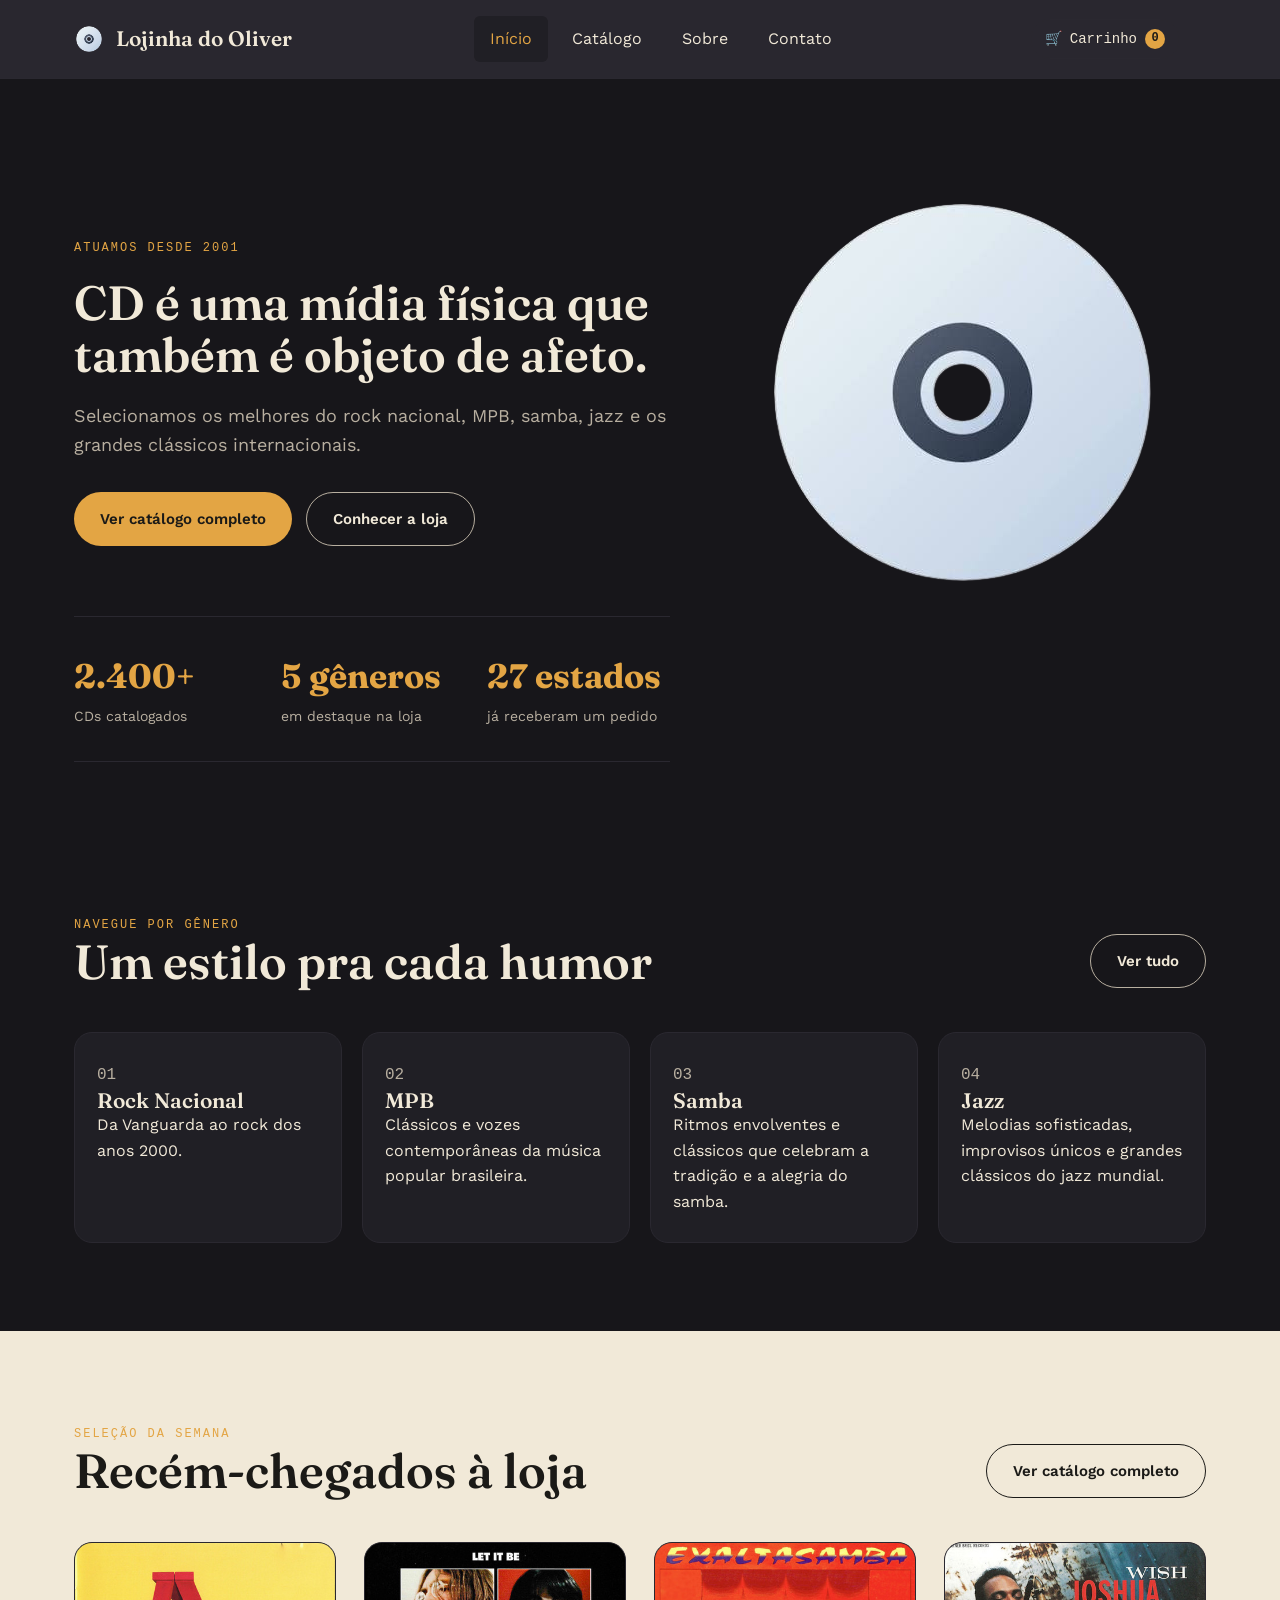
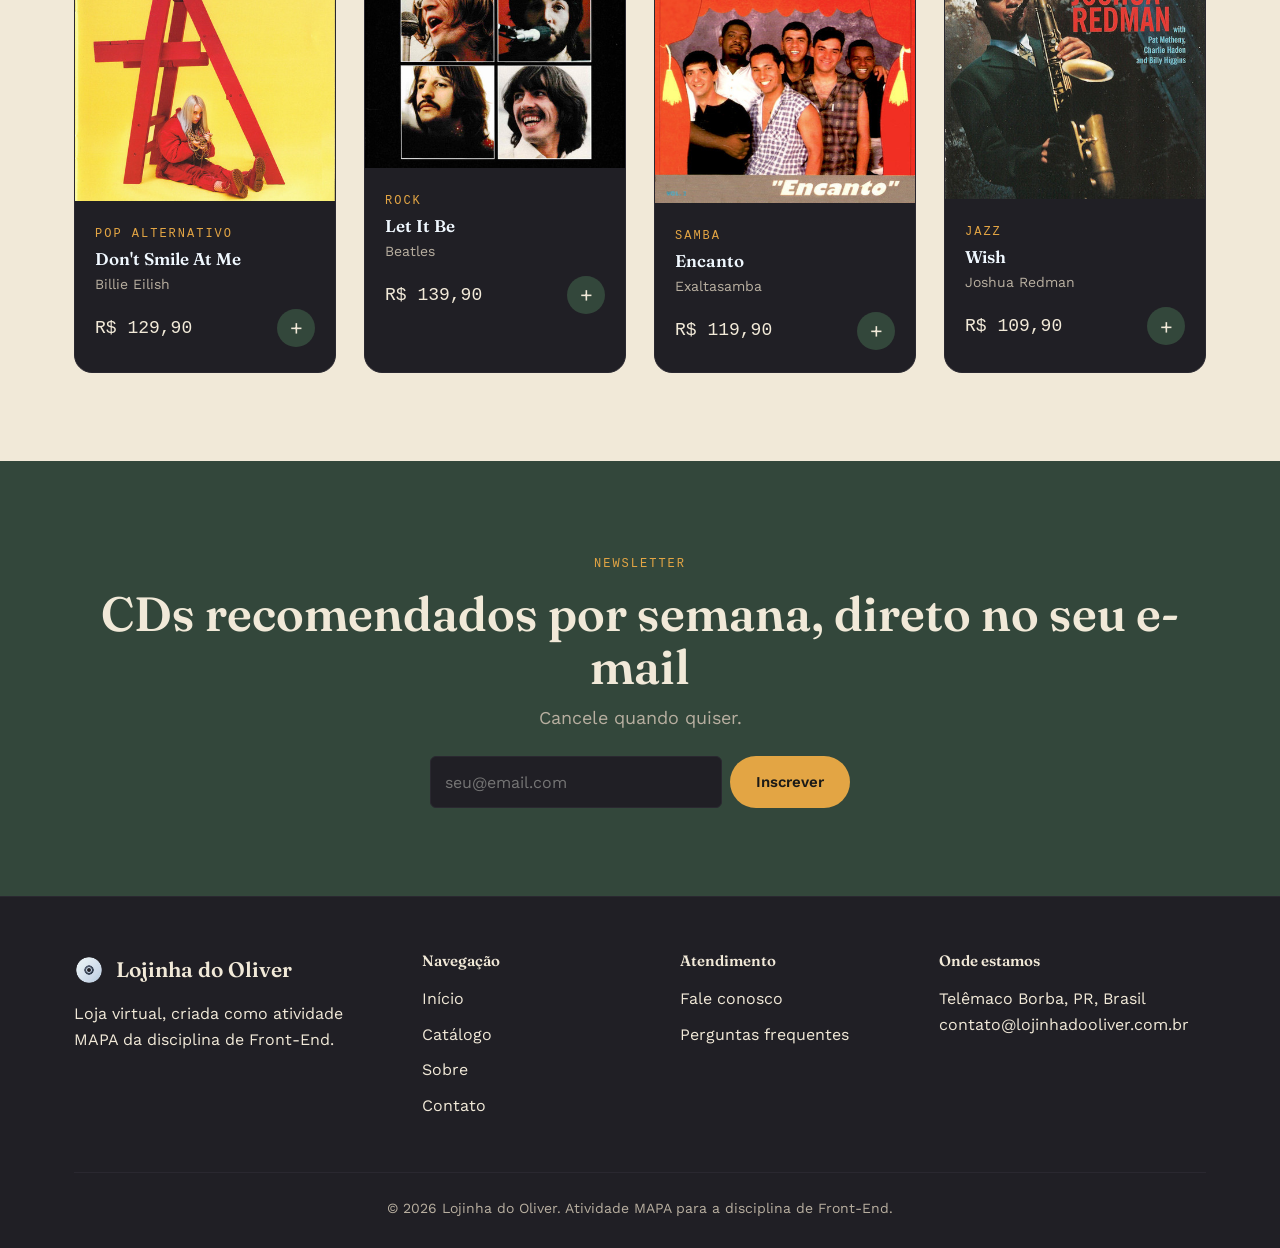
<file: Projeto acadêmico - Site para loja virtual/index.html>
<!DOCTYPE html>
<html lang="pt-BR">
<head>
  <meta charset="UTF-8">
  <meta name="viewport" content="width=device-width, initial-scale=1.0">

  <title>Lojinha do Oliver — Loja de CDs Originais </title>

  <link rel="icon" type="image/png" href="img/favicon.png">  
  <link rel="stylesheet" href="estilo.css">
  <link rel="preconnect" href="https://fonts.googleapis.com">
  <link href="https://fonts.googleapis.com/css2?family=Fraunces:wght@400;600;700&family=Work+Sans:wght@400;500;600&family=Space+Mono:wght@400;700&display=swap" rel="stylesheet">

</head>
<body>

  <header class="topo">
    <div class="container">
      <a href="index.html" class="marca">
        <img src="./img/cdlogo.png" alt="Imagem de um CD" width="30px">
        Lojinha do Oliver
      </a>

      <nav class="nav-principal" aria-label="Navegação principal">
        <a href="index.html" aria-current="page">Início</a>
        <a href="catalogo.html">Catálogo</a>
        <a href="sobre.html">Sobre</a>
        <a href="contato.html">Contato</a>
      </nav>

      <div class="acoes-topo">
          <a href="catalogo.html" class="botao-carrinho" aria-label="Ver carrinho de compras">
            🛒 <span class="texto-carrinho">Carrinho</span>
            <span class="contador-carrinho">0</span>
          </a>
            <button class="botao-menu-mobile" aria-label="Abrir menu de navegação" aria-expanded="false">
              <span></span><span></span><span></span>
            </button>
      </div>
    </div>
  </header>

  <main>
    <section class="hero">
      <div class="container">
        <div class="hero-texto">
          <span class="etiqueta">Atuamos desde 2001</span>
          <h1>CD é uma mídia física que também é objeto de afeto.</h1>
          <p class="lead">Selecionamos os melhores do rock nacional, MPB, samba, jazz e os grandes clássicos internacionais.</p>
          <div class="hero-acoes">
            <a href="catalogo.html" class="botao botao--primario">Ver catálogo completo</a>
            <a href="sobre.html" class="botao botao--secundario">Conhecer a loja</a>
          </div>
        </div>
        <div class="hero-visual">
          <img src="./img/cdlogo.png" alt="Imagem de um CD">
        </div>
      </div>

      <div class="container">
        <div class="tarja-numeros revelar">
          <div><strong>2.400+</strong><span>CDs catalogados</span></div>
          <div><strong>5 gêneros</strong><span>em destaque na loja</span></div>
          <div><strong>27 estados</strong><span>já receberam um pedido</span></div>
        </div>
      </div>
    </section>

    <!--Categorias-->
    <section class="secao">
      <div class="container">
        <div class="cabecalho-secao revelar">
          <div>
            <span class="etiqueta">Navegue por gênero</span>
            <h2>Um estilo pra cada humor</h2>
          </div>
          <a href="catalogo.html" class="botao botao--secundario">Ver tudo</a>
        </div>

        <div class="grade-categorias">
          <a href="catalogo.html#rock" class="cartao-categoria revelar">
            <span class="numero">01</span>
            <h3>Rock Nacional</h3>
            <p>Da Vanguarda ao rock dos anos 2000.</p>
          </a>
          <a href="catalogo.html#mpb" class="cartao-categoria revelar">
            <span class="numero">02</span>
            <h3>MPB</h3>
            <p>Clássicos e vozes contemporâneas da música popular brasileira.</p>
          </a>
          <a href="catalogo.html#samba" class="cartao-categoria revelar">
            <span class="numero">03</span>
            <h3>Samba</h3>
            <p>Ritmos envolventes e clássicos que celebram a tradição e a alegria do samba.</p>
          </a>
          <a href="catalogo.html#jazz" class="cartao-categoria revelar">
            <span class="numero">04</span>
            <h3>Jazz</h3>
            <p>Melodias sofisticadas, improvisos únicos e grandes clássicos do jazz mundial.</p>
          </a>
        </div>
      </div>
    </section>

    <section class="secao secao--creme">
      <div class="container">
        <div class="cabecalho-secao revelar">
          <div>
            <span class="etiqueta">Seleção da semana</span>
            <h2>Recém-chegados à loja</h2>
          </div>
          <a href="catalogo.html" class="botao botao--secundario">Ver catálogo completo</a>
        </div>

        <div class="grade-produtos">
          <article class="cartao-produto revelar" data-id="p1" data-nome="Don't Smile At Me" data-preco="129.90">
            <div class="capa-produto capa--rock">
              <img src="./img/billie.jpg">
            </div>
                <div class="info-produto">
                    <span class="etiqueta genero">Pop Alternativo</span>
                    <h3>Don't Smile At Me</h3>
                    <p class="artista">Billie Eilish</p>
                      <div class="linha-preco">
                        <span class="preco">R$ 129,90</span>
                        <button class="botao-add" aria-label="Adicionar Don't Smile At Me ao carrinho">+</button>
                      </div>
                </div>
          </article>

          <article class="cartao-produto revelar" data-id="p2" data-nome="Let It Be" data-preco="139.90">
            <div class="capa-produto capa--rock">
              <img src="./img/beatles.jpg">
            </div>
                <div class="info-produto">
                    <span class="etiqueta genero">Rock</span>
                    <h3>Let It Be</h3>
                    <p class="artista">Beatles</p>
                      <div class="linha-preco">
                        <span class="preco">R$ 139,90</span>
                        <button class="botao-add" aria-label="Adicionar Let It Be ao carrinho">+</button>
                      </div>
                </div>
          </article>

          <article class="cartao-produto revelar" data-id="p3" data-nome="Terreiro Novo" data-preco="119.90">
            <div class="capa-produto capa--samba">
              <img src="./img/exaltasamba.jpg">
            </div>
              <div class="info-produto">
                <span class="etiqueta genero">Samba</span>
                <h3>Encanto</h3>
                <p class="artista">Exaltasamba</p>
                  <div class="linha-preco">
                    <span class="preco">R$ 119,90</span>
                    <button class="botao-add" aria-label="Adicionar Encanto ao carrinho">+</button>
                  </div>
              </div>
          </article>

          <article class="cartao-produto revelar" data-id="p4" data-nome="Wish" data-preco="159.90">
            <div class="capa-produto capa--jazz">
              <img src="./img/joshuaredman.jpg">
            </div>
            <div class="info-produto">
              <span class="etiqueta genero">Jazz</span>
              <h3>Wish</h3>
              <p class="artista">Joshua Redman</p>
              <div class="linha-preco">
                <span class="preco">R$ 109,90</span>
                <button class="botao-add" aria-label="Adicionar Wish ao carrinho">+</button>
              </div>
            </div>
          </article>
        </div>
      </div>
    </section>
<!--Newsletter-->
    <section class="secao secao--floresta">
      <div class="container" style="text-align:center;">
        <span class="etiqueta revelar">Newsletter</span>
        <h2 class="revelar" style="margin-block:14px 10px;">CDs recomendados por semana, direto no seu e-mail</h2>
        <p class="lead revelar" style="margin-inline:auto;">Cancele quando quiser.</p>
        <form class="form-newsletter revelar" id="form-newsletter" style="max-width:420px; margin:24px auto 0;">
          <label for="newsletter-email" class="campo" style="display:none;">E-mail</label>
          <input type="email" id="newsletter-email" placeholder="seu@email.com" required>
          <button type="submit" class="botao botao--primario">Inscrever</button>
        </form>
      </div>
    </section>
  </main>

<!--Rodapé-->
  <footer class="rodape">
    <div class="container">
      <div class="grade-rodape">
        <div>
          <a href="index.html" class="marca" style="margin-bottom:14px;">
            <img src="./img/cdlogo.png" alt="Imagem de um CD" width="30px">
            Lojinha do Oliver
          </a>
          <p class="rodape-fontes">Loja virtual, criada como atividade MAPA da disciplina de Front-End.</p>
        </div>
        <div>
          <h4>Navegação</h4>
          <ul>
            <li><a href="index.html">Início</a></li>
            <li><a href="catalogo.html">Catálogo</a></li>
            <li><a href="sobre.html">Sobre</a></li>
            <li><a href="contato.html">Contato</a></li>
          </ul>
        </div>
        <div>
          <h4>Atendimento</h4>
          <ul>
            <li><a href="contato.html">Fale conosco</a></li>
            <li><a href="sobre.html#faq">Perguntas frequentes</a></li>
          </ul>
        </div>
        <div>
          <h4>Onde estamos</h4>
          <p>Telêmaco Borba, PR, Brasil</p>
          <p>contato@lojinhadooliver.com.br</p>
        </div>
      </div>

      <div class="rodape-base">
        <span>© 2026 Lojinha do Oliver. Atividade MAPA para a disciplina de Front-End.</span>
      </div>
    </div>
  </footer>

  <script src="./main.js"></script>
</body>
</html>
</file>
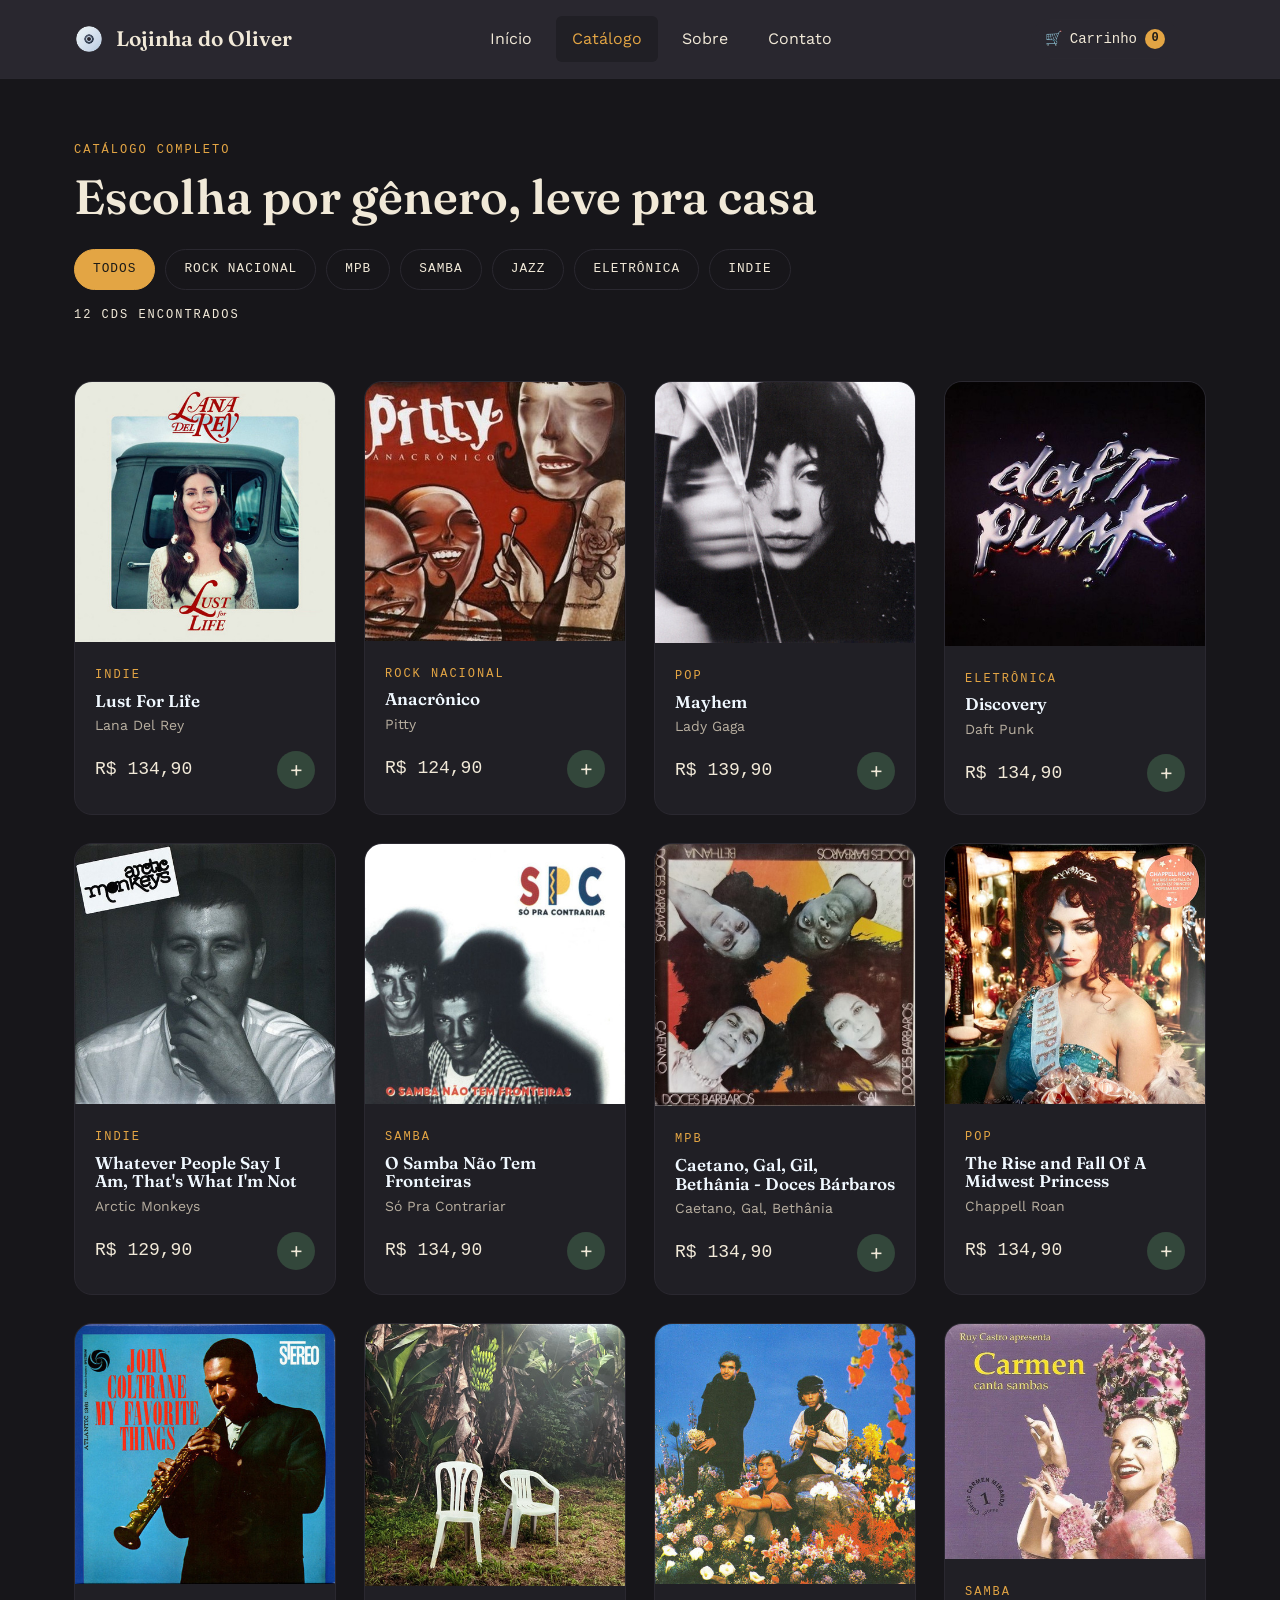
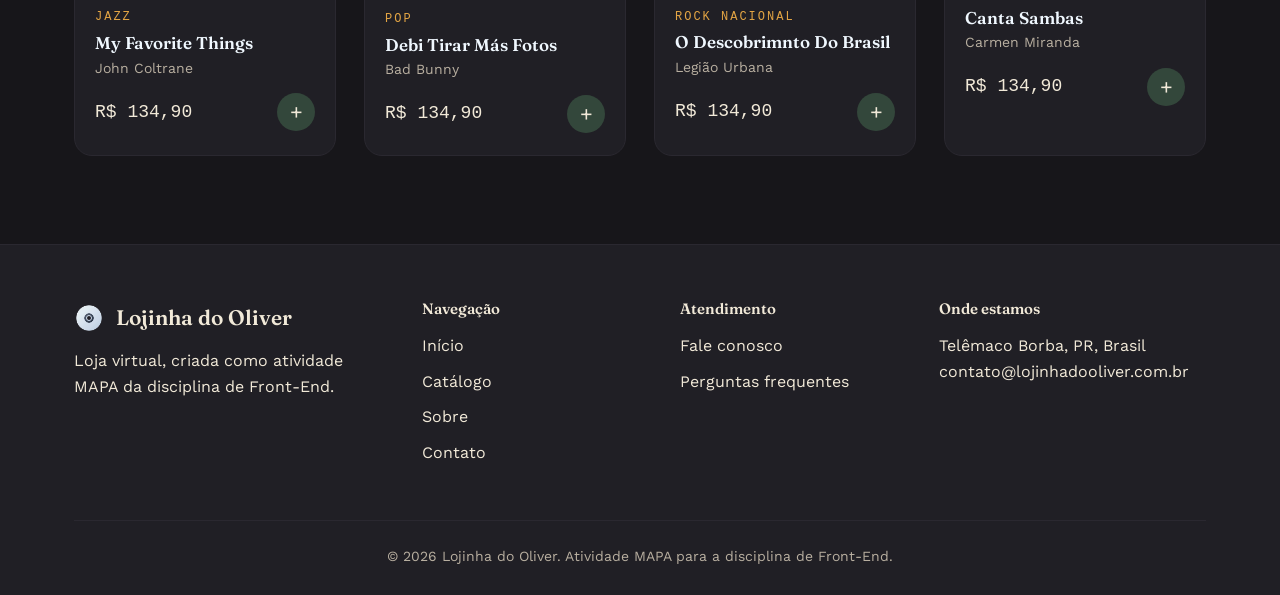
<file: Projeto acadêmico - Site para loja virtual/catalogo.html>
<!DOCTYPE html>
<html lang="pt-BR">
<head>
  <meta charset="UTF-8">
  <meta name="viewport" content="width=device-width, initial-scale=1.0">

  <title>Catálogo de CDs| Lojinha do Oliver</title>
  
  <link rel="icon" type="image/png" href="img/favicon.png"> 
  <link rel="stylesheet" href="estilo.css">
  <link rel="preconnect" href="https://fonts.googleapis.com">
  <link href="https://fonts.googleapis.com/css2?family=Fraunces:wght@400;600;700&family=Work+Sans:wght@400;500;600&family=Space+Mono:wght@400;700&display=swap" rel="stylesheet">

</head>
<body>

  <header class="topo">
    <div class="container">
      <a href="index.html" class="marca">
        <img src="./img/cdlogo.png" alt="Imagem de um CD" width="30px">
        Lojinha do Oliver
      </a>

      <nav class="nav-principal" aria-label="Navegação principal">
        <a href="index.html">Início</a>
        <a href="catalogo.html" aria-current="page">Catálogo</a>
        <a href="sobre.html">Sobre</a>
        <a href="contato.html">Contato</a>
      </nav>

      <div class="acoes-topo">
        <a href="#carrinho-info" class="botao-carrinho" aria-label="Ver carrinho de compras">
          🛒 <span class="texto-carrinho">Carrinho</span>
          <span class="contador-carrinho">0</span>
        </a>
        <button class="botao-menu-mobile" aria-label="Abrir menu de navegação" aria-expanded="false">
          <span></span><span></span><span></span>
        </button>
      </div>
    </div>
  </header>

  <main>
    <section class="secao" style="padding-block: 56px 0;">
      <div class="container">
        <span class="etiqueta">Catálogo completo</span>
        <h1 style="margin-block: 10px 26px;">Escolha por gênero, leve pra casa</h1>

        <div class="chips" role="group" aria-label="Filtrar CDs por gênero">
          <button class="chip" aria-pressed="true" data-filtro="todos">Todos</button>
          <button class="chip" aria-pressed="false" data-filtro="rock">Rock Nacional</button>
          <button class="chip" aria-pressed="false" data-filtro="mpb">MPB</button>
          <button class="chip" aria-pressed="false" data-filtro="samba">Samba</button>
          <button class="chip" aria-pressed="false" data-filtro="jazz">Jazz</button>
          <button class="chip" aria-pressed="false" data-filtro="eletronica">Eletrônica</button>
          <button class="chip" aria-pressed="false" data-filtro="indie">Indie</button>
        </div>
        <p id="contagem-resultados" class="etiqueta" style="margin-top:16px; color: var(--texto-muted-claro);">12 CDs encontrados</p>
      </div>
    </section>

    <section class="secao" style="padding-top: 24px;">
      <div class="container">
        <div class="grade-produtos" id="carrinho-info">
          
          <article class="cartao-produto revelar" data-genero="indie" data-id="p6" data-nome="Lust For Life" data-preco="134.90">
            <div class="capa-produto capa--indie">
              <img src="./img/lana.jpg">
            </div>
                  <div class="info-produto">
                    <span class="etiqueta genero">Indie</span>
                    <h3>Lust For Life</h3>
                    <p class="artista">Lana Del Rey</p>
                      <div class="linha-preco"><span class="preco">R$ 134,90</span><button class="botao-add" aria-label="Adicionar Lust For Life ao carrinho">+</button></div>
                  </div>
          </article>

          <article class="cartao-produto revelar" data-genero="rock" data-id="p5" data-nome="Anacrônico" data-preco="124.90">
            <div class="capa-produto capa--rock">
              <img src="./img/pitty.jpg">
            </div>
                <div class="info-produto">
                  <span class="etiqueta genero">Rock Nacional</span>
                  <h3>Anacrônico</h3>
                  <p class="artista">Pitty</p>
                    <div class="linha-preco"><span class="preco">R$ 124,90</span><button class="botao-add" aria-label="Adicionar Anacrônico ao carrinho">+</button></div>
                </div>
          </article>

          <article class="cartao-produto revelar" data-genero="pop" data-id="p2" data-nome="Mayhem" data-preco="139.90">
            <div class="capa-produto capa--pop">
              <img src="./img/ladygaga.jpg">
            </div>
                <div class="info-produto">
                  <span class="etiqueta genero">Pop</span>
                  <h3>Mayhem</h3>
                  <p class="artista">Lady Gaga</p>
                    <div class="linha-preco"><span class="preco">R$ 139,90</span><button class="botao-add" aria-label="Adicionar Mayhem ao carrinho">+</button></div>
                </div>
          </article>

          <article class="cartao-produto revelar" data-genero="eletronica" data-id="p6" data-nome="Discovery" data-preco="134.90">
            <div class="capa-produto capa--eletronica">
              <img src="./img/daftpunk.jpg">
            </div>
                  <div class="info-produto">
                    <span class="etiqueta genero">Eletrônica</span>
                    <h3>Discovery</h3>
                    <p class="artista">Daft Punk</p>
                      <div class="linha-preco"><span class="preco">R$ 134,90</span><button class="botao-add" aria-label="Adicionar Discovery ao carrinho">+</button></div>
                  </div>
          </article>

          <article class="cartao-produto revelar" data-genero="indie" data-id="p1" data-nome="Whatever People Say I Am, That's What I'm Not" data-preco="129.90">
              <div class="capa-produto capa--indie">
                <img src="./img/arcticmonkeys.jpg">
              </div>
                  <div class="info-produto">
                    <span class="etiqueta genero">Indie</span>
                    <h3>Whatever People Say I Am, That's What I'm Not</h3>
                    <p class="artista">Arctic Monkeys</p>
                      <div class="linha-preco"><span class="preco">R$ 129,90</span><button class="botao-add" aria-label="Adicionar Whatever People Say I Am, That's What I'm Not ao carrinho">+</button></div>
                  </div>
          </article>

          <article class="cartao-produto revelar" data-genero="samba" data-id="p6" data-nome="O Samba Não Tem Fronteiras" data-preco="134.90">
            <div class="capa-produto capa--samba">
              <img src="./img/spc.jpg">
            </div>
                  <div class="info-produto">
                    <span class="etiqueta genero">Samba</span>
                    <h3>O Samba Não Tem Fronteiras</h3>
                    <p class="artista">Só Pra Contrariar</p>
                      <div class="linha-preco"><span class="preco">R$ 134,90</span><button class="botao-add" aria-label="Adicionar O Samba Não Tem Fronteiras ao carrinho">+</button></div>
                  </div>
          </article>

          <article class="cartao-produto revelar" data-genero="mpb" data-id="p6" data-nome="Caetano, Gal, Gil, Bethânia - Doces Bárbaros" data-preco="134.90">
            <div class="capa-produto capa--mpb">
              <img src="./img/caetbeth.jpg">
            </div>
                  <div class="info-produto">
                    <span class="etiqueta genero">MPB</span>
                    <h3>Caetano, Gal, Gil, Bethânia - Doces Bárbaros</h3>
                    <p class="artista">Caetano, Gal, Bethânia</p>
                      <div class="linha-preco"><span class="preco">R$ 134,90</span><button class="botao-add" aria-label="Adicionar Caetano, Gal, Gil, Bethânia - Doces Bárbaros ao carrinho">+</button></div>
                  </div>
          </article>

          <article class="cartao-produto revelar" data-genero="pop" data-id="p6" data-nome="The Rise and Fall Of A Midwest Princess" data-preco="134.90">
            <div class="capa-produto capa--pop">
              <img src="./img/chappell.jpg">
            </div>
                  <div class="info-produto">
                    <span class="etiqueta genero">Pop</span>
                    <h3>The Rise and Fall Of A Midwest Princess</h3>
                    <p class="artista">Chappell Roan</p>
                      <div class="linha-preco"><span class="preco">R$ 134,90</span><button class="botao-add" aria-label="Adicionar The Rise and Fall Of A Midwest Princess ao carrinho">+</button></div>
                  </div>
          </article>

          <article class="cartao-produto revelar" data-genero="jazz" data-id="p6" data-nome="My Favorite Things" data-preco="134.90">
            <div class="capa-produto capa--jazz">
              <img src="./img/johncoltrane.jpg">
            </div>
                  <div class="info-produto">
                    <span class="etiqueta genero">Jazz</span>
                    <h3>My Favorite Things</h3>
                    <p class="artista">John Coltrane</p>
                      <div class="linha-preco"><span class="preco">R$ 134,90</span><button class="botao-add" aria-label="Adicionar My Favorite Things ao carrinho">+</button></div>
                  </div>
          </article>

          <article class="cartao-produto revelar" data-genero="pop" data-id="p6" data-nome="Debi Tirar Más Fotos" data-preco="134.90">
            <div class="capa-produto capa--pop">
              <img src="./img/badbunny.jpg">
            </div>
                  <div class="info-produto">
                    <span class="etiqueta genero">Pop</span>
                    <h3>Debi Tirar Más Fotos</h3>
                    <p class="artista">Bad Bunny</p>
                      <div class="linha-preco"><span class="preco">R$ 134,90</span><button class="botao-add" aria-label="Adicionar Debi Tirar Más Fotos ao carrinho">+</button></div>
                  </div>
          </article>

          <article class="cartao-produto revelar" data-genero="rock" data-id="p6" data-nome="O Descobrimnto Do Brasil" data-preco="134.90">
            <div class="capa-produto capa--rock">
              <img src="./img/legiaourbana.jpg">
            </div>
                  <div class="info-produto">
                    <span class="etiqueta genero">Rock Nacional</span>
                    <h3>O Descobrimnto Do Brasil</h3>
                    <p class="artista">Legião Urbana</p>
                      <div class="linha-preco"><span class="preco">R$ 134,90</span><button class="botao-add" aria-label="Adicionar O Descobrimnto Do Brasil ao carrinho">+</button></div>
                  </div>
          </article>

          <article class="cartao-produto revelar" data-genero="samba" data-id="p6" data-nome="Canta Sambas" data-preco="134.90">
            <div class="capa-produto capa--samba">
              <img src="./img/carmenm.jpg">
            </div>
                  <div class="info-produto">
                    <span class="etiqueta genero">Samba</span>
                    <h3>Canta Sambas</h3>
                    <p class="artista">Carmen Miranda</p>
                      <div class="linha-preco"><span class="preco">R$ 134,90</span><button class="botao-add" aria-label="Adicionar Canta Sambas ao carrinho">+</button></div>
                  </div>
          </article>


        </div>
      </div>
    </section>
  </main>

  <footer class="rodape">
    <div class="container">
      <div class="grade-rodape">
        <div>
          <a href="index.html" class="marca" style="margin-bottom:14px;">
            <img src="./img/cdlogo.png" alt="Imagem de um CD" width="30px">
            Lojinha do Oliver
          </a>
          <p class="rodape-fontes">Loja virtual, criada como atividade MAPA da disciplina de Front-End.</p>
        </div>
        <div>
          <h4>Navegação</h4>
          <ul>
            <li><a href="index.html">Início</a></li>
            <li><a href="catalogo.html">Catálogo</a></li>
            <li><a href="sobre.html">Sobre</a></li>
            <li><a href="contato.html">Contato</a></li>
          </ul>
        </div>
        <div>
          <h4>Atendimento</h4>
          <ul>
            <li><a href="contato.html">Fale conosco</a></li>
            <li><a href="sobre.html#faq">Perguntas frequentes</a></li>
          </ul>
        </div>
        <div>
          <h4>Onde estamos</h4>
          <p>Telêmaco Borba, PR, Brasil</p>
          <p>contato@lojinhadooliver.com.br</p>
        </div>
      </div>
      <div class="rodape-base">
        <span>© 2026 Lojinha do Oliver. Atividade MAPA para a disciplina de Front-End.</span>
      </div>
    </div>
  </footer>

  <div class="toast" role="status" aria-live="polite"></div>

  <script src="./main.js"></script>
</body>
</html>
</file>
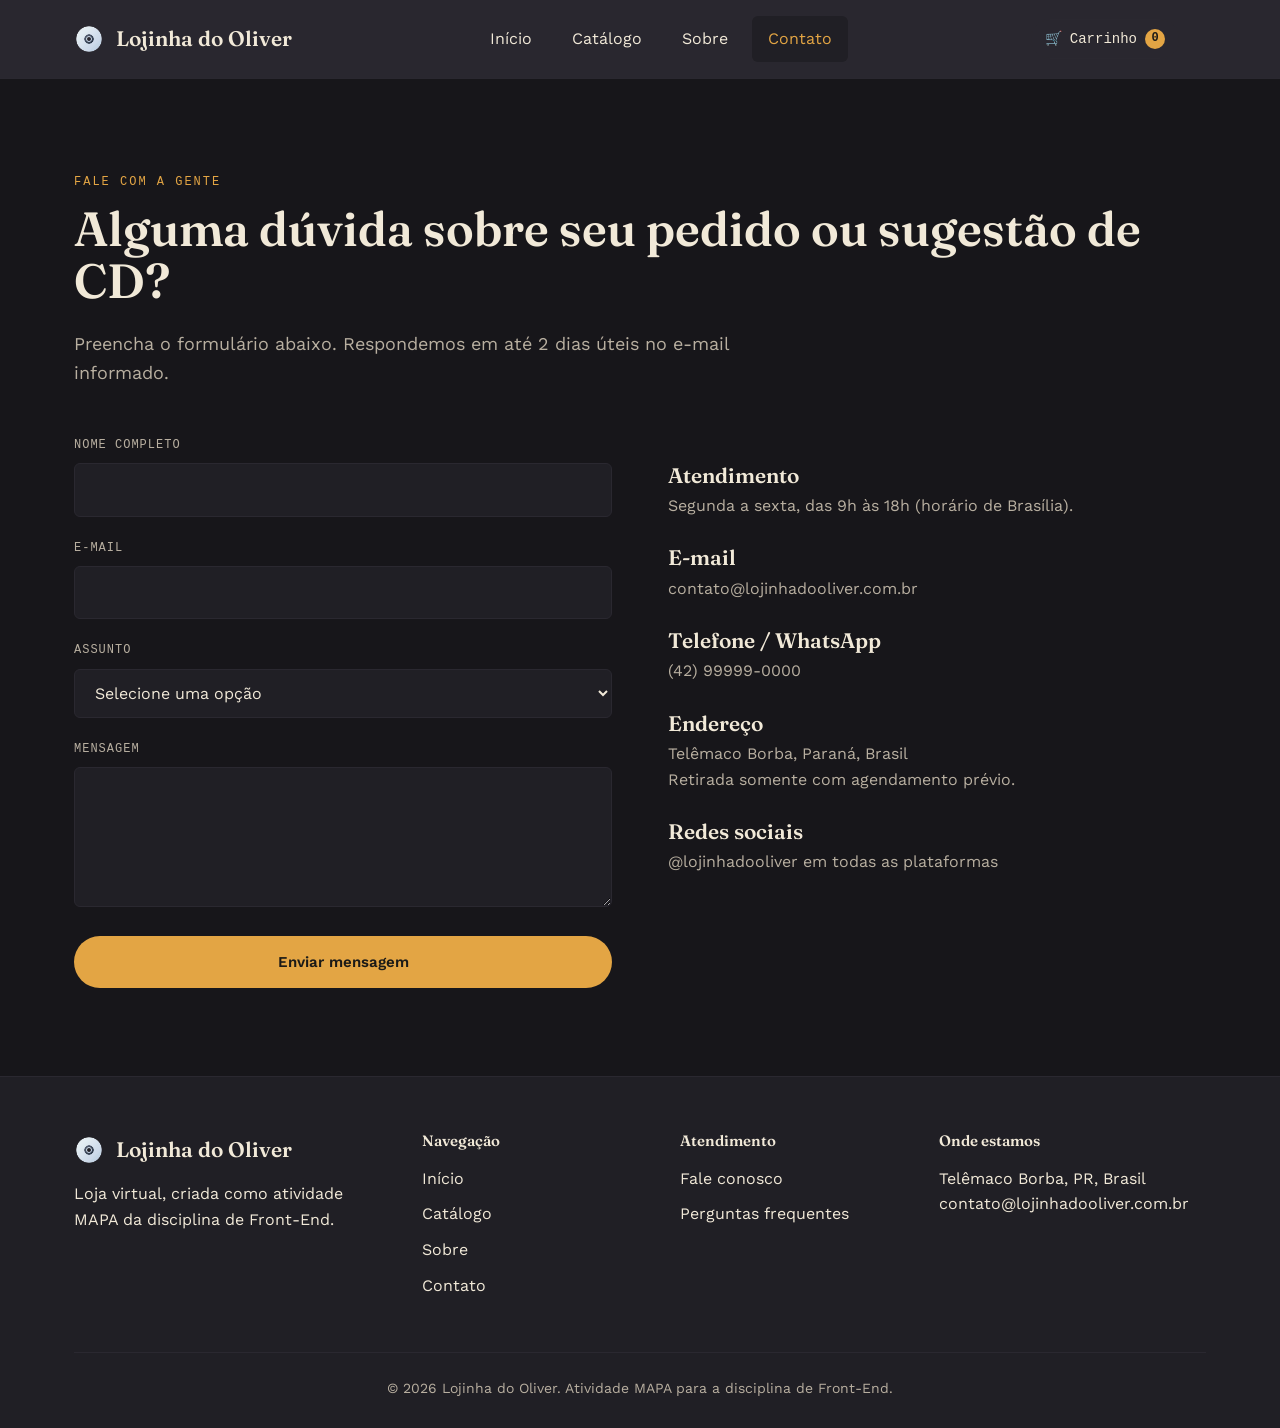
<file: Projeto acadêmico - Site para loja virtual/contato.html>
<!DOCTYPE html>
<html lang="pt-BR">
<head>
  <meta charset="UTF-8">
  <meta name="viewport" content="width=device-width, initial-scale=1.0">

  <title>Contato | Lojinha do Oliver — Fale com a gente</title>

  <link rel="icon" type="image/png" href="img/favicon.png"> 
  <link rel="stylesheet" href="estilo.css">
  <link rel="preconnect" href="https://fonts.googleapis.com">
  <link href="https://fonts.googleapis.com/css2?family=Fraunces:wght@400;600;700&family=Work+Sans:wght@400;500;600&family=Space+Mono:wght@400;700&display=swap" rel="stylesheet">
</head>
<body>

  <header class="topo">
    <div class="container">
      <a href="index.html" class="marca">
        <img src="./img/cdlogo.png" alt="Imagem de um CD" width="30px">
        Lojinha do Oliver
      </a>

      <nav class="nav-principal" aria-label="Navegação principal">
        <a href="index.html">Início</a>
        <a href="catalogo.html">Catálogo</a>
        <a href="sobre.html">Sobre</a>
        <a href="contato.html" aria-current="page">Contato</a>
      </nav>

      <div class="acoes-topo">
        <a href="catalogo.html" class="botao-carrinho" aria-label="Ver carrinho de compras">
          🛒 <span class="texto-carrinho">Carrinho</span>
          <span class="contador-carrinho">0</span>
        </a>
        <button class="botao-menu-mobile" aria-label="Abrir menu de navegação" aria-expanded="false">
          <span></span><span></span><span></span>
        </button>
      </div>
    </div>
  </header>

  <main>
    <section class="secao">
      <div class="container">
        <span class="etiqueta">Fale com a gente</span>
        <h1 style="margin-block:10px 22px;">Alguma dúvida sobre seu pedido ou sugestão de CD?</h1>
        <p class="lead" style="margin-bottom: 48px;">Preencha o formulário abaixo. Respondemos em até 2 dias úteis no e-mail informado.</p>

        <div class="grade-contato">
<!--Formulário-->
          <form id="form-contato" novalidate>
            <div id="confirmacao-contato" class="confirmacao-envio" role="alert">
              Mensagem enviada com sucesso! Em breve alguém da nossa equipe responde por e-mail.
            </div>

            <div class="campo">
              <label for="contato-nome">Nome completo</label>
              <input type="text" id="contato-nome" name="nome" autocomplete="name" required minlength="3">
              <p class="mensagem-erro">Informe seu nome completo (mínimo 3 letras).</p>
            </div>

            <div class="campo">
              <label for="contato-email">E-mail</label>
              <input type="email" id="contato-email" name="email" autocomplete="email" required>
              <p class="mensagem-erro">Informe um e-mail válido, como nome@exemplo.com.</p>
            </div>

            <div class="campo">
              <label for="contato-assunto">Assunto</label>
              <select id="contato-assunto" name="assunto" required>
                <option value="">Selecione uma opção</option>
                <option value="pedido">Dúvida sobre um pedido</option>
                <option value="troca">Troca ou devolução</option>
                <option value="sugestao">Sugestão de CD</option>
                <option value="outro">Outro assunto</option>
              </select>
              <p class="mensagem-erro">Selecione um assunto para sua mensagem.</p>
            </div>

            <div class="campo">
              <label for="contato-mensagem">Mensagem</label>
              <textarea id="contato-mensagem" name="mensagem" required minlength="10"></textarea>
              <p class="mensagem-erro">Sua mensagem precisa ter pelo menos 10 caracteres.</p>
            </div>

            <button type="submit" class="botao botao--primario botao--bloco">Enviar mensagem</button>
          </form>

<!--Informações da lojinha-->
          <div class="info-loja revelar">
            <h3>Atendimento</h3>
            <p>Segunda a sexta, das 9h às 18h (horário de Brasília).</p>

            <h3>E-mail</h3>
            <p>contato@lojinhadooliver.com.br</p>

            <h3>Telefone / WhatsApp</h3>
            <p>(42) 99999-0000</p>

            <h3>Endereço</h3>
            <p>Telêmaco Borba, Paraná, Brasil<br>Retirada somente com agendamento prévio.</p>

            <h3>Redes sociais</h3>
            <p>@lojinhadooliver em todas as plataformas</p>
          </div>
        </div>
      </div>
    </section>
  </main>

  <footer class="rodape">
    <div class="container">
      <div class="grade-rodape">
        <div>
          <a href="index.html" class="marca" style="margin-bottom:14px;">
            <img src="./img/cdlogo.png" alt="Imagem de um CD" width="30px">
            Lojinha do Oliver
          </a>
          <p class="rodape-fontes">Loja virtual, criada como atividade MAPA da disciplina de Front-End.</p>
        </div>
        <div>
          <h4>Navegação</h4>
          <ul>
            <li><a href="index.html">Início</a></li>
            <li><a href="catalogo.html">Catálogo</a></li>
            <li><a href="sobre.html">Sobre</a></li>
            <li><a href="contato.html">Contato</a></li>
          </ul>
        </div>
        <div>
          <h4>Atendimento</h4>
          <ul>
            <li><a href="contato.html">Fale conosco</a></li>
            <li><a href="sobre.html#faq">Perguntas frequentes</a></li>
          </ul>
        </div>
        <div>
          <h4>Onde estamos</h4>
          <p>Telêmaco Borba, PR, Brasil</p>
          <p>contato@lojinhadooliver.com.br</p>
        </div>
      </div>
      <div class="rodape-base">
        <span>© 2026 Lojinha do Oliver. Atividade MAPA para a disciplina de Front-End.</span>
      </div>
    </div>
  </footer>

  <div class="toast" role="status" aria-live="polite"></div>

  <script src="./main.js"></script>
</body>
</html>
</file>
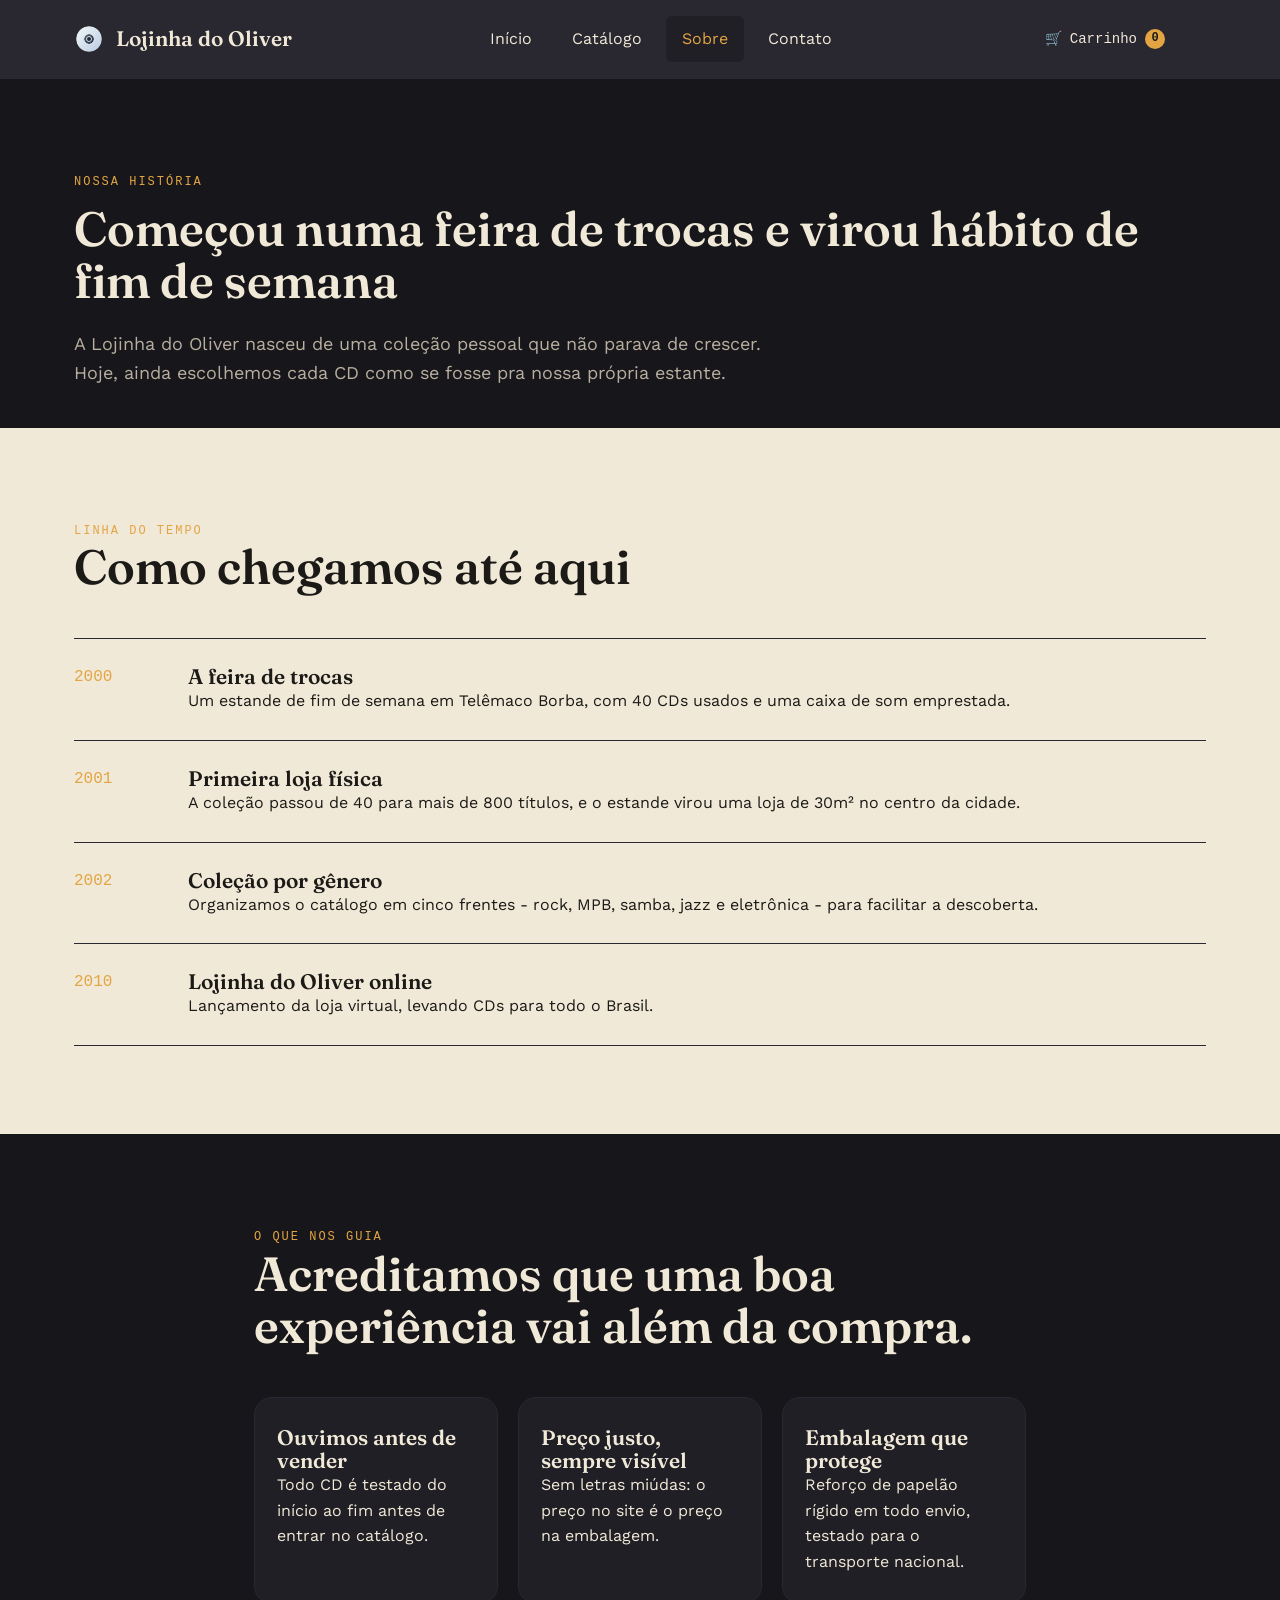
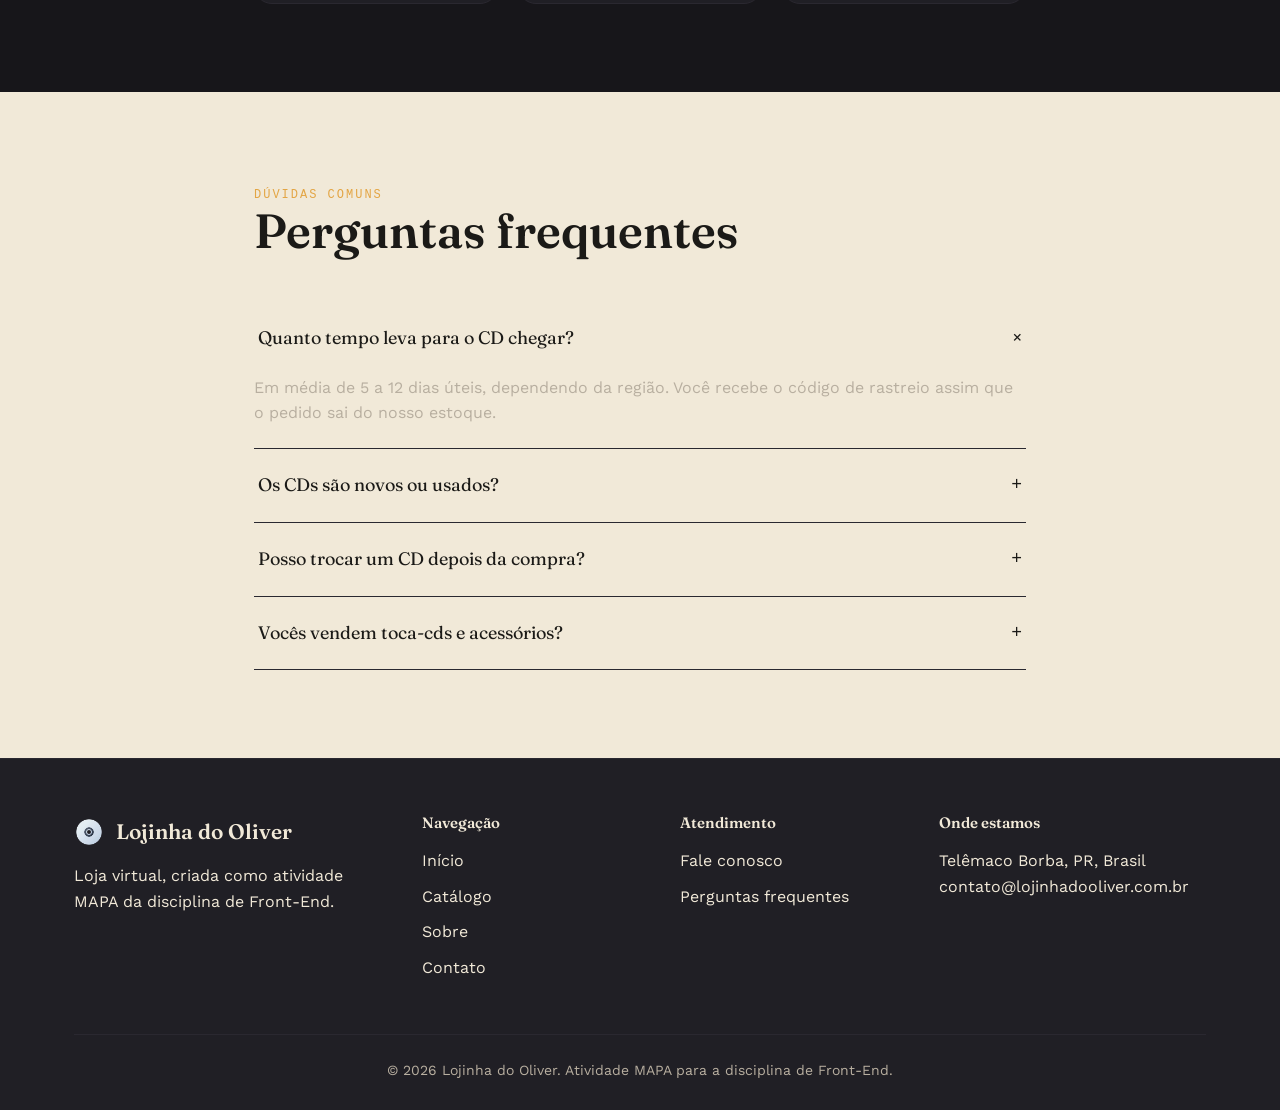
<file: Projeto acadêmico - Site para loja virtual/sobre.html>
<!DOCTYPE html>
<html lang="pt-BR">
<head>
  <meta charset="UTF-8">
  <meta name="viewport" content="width=device-width, initial-scale=1.0">

  <title>Sobre a Lojinha do Oliver | Nossa história e perguntas frequentes</title>

  <link rel="icon" type="image/png" href="img/favicon.png"> 
  <link rel="stylesheet" href="estilo.css">
  <link rel="preconnect" href="https://fonts.googleapis.com">
  <link href="https://fonts.googleapis.com/css2?family=Fraunces:wght@400;600;700&family=Work+Sans:wght@400;500;600&family=Space+Mono:wght@400;700&display=swap" rel="stylesheet">

</head>
<body>

  <header class="topo">
    <div class="container">
      <a href="index.html" class="marca">
        <img src="./img/cdlogo.png" alt="Imagem de um CD" width="30px">
        Lojinha do Oliver
      </a>

      <nav class="nav-principal" aria-label="Navegação principal">
        <a href="index.html">Início</a>
        <a href="catalogo.html">Catálogo</a>
        <a href="sobre.html" aria-current="page">Sobre</a>
        <a href="contato.html">Contato</a>
      </nav>

      <div class="acoes-topo">
        <a href="catalogo.html" class="botao-carrinho" aria-label="Ver carrinho de compras">
          🛒 <span class="texto-carrinho">Carrinho</span>
          <span class="contador-carrinho">0</span>
        </a>
        <button class="botao-menu-mobile" aria-label="Abrir menu de navegação" aria-expanded="false">
          <span></span><span></span><span></span>
        </button>
      </div>
    </div>
  </header>

  <main>
    <section class="secao" style="padding-bottom: 40px;">
      <div class="container">
        <span class="etiqueta">Nossa história</span>
        <h1 style="margin-block:10px 22px;">Começou numa feira de trocas e virou hábito de fim de semana</h1>
        <p class="lead">A Lojinha do Oliver nasceu de uma coleção pessoal que não parava de crescer. Hoje, ainda escolhemos cada CD como se fosse pra nossa própria estante. </p>
      </div>
    </section>

    <section class="secao secao--creme">
      <div class="container">
        <div class="cabecalho-secao revelar">
          <div>
            <span class="etiqueta">Linha do tempo</span>
            <h2>Como chegamos até aqui</h2>
          </div>
        </div>

        <div class="linha-tempo">
          <div class="evento-tempo revelar">
            <span class="ano">2000</span>
              <div>
                <h3>A feira de trocas</h3>
                <p>Um estande de fim de semana em Telêmaco Borba, com 40 CDs usados e uma caixa de som emprestada.</p>
              </div>
          </div>
          <div class="evento-tempo revelar">
            <span class="ano">2001</span>
              <div>
                <h3>Primeira loja física</h3>
                <p>A coleção passou de 40 para mais de 800 títulos, e o estande virou uma loja de 30m² no centro da cidade.</p>
              </div>
          </div>
          <div class="evento-tempo revelar">
            <span class="ano">2002</span>
              <div>
                <h3>Coleção por gênero</h3>
                <p>Organizamos o catálogo em cinco frentes - rock, MPB, samba, jazz e eletrônica - para facilitar a descoberta.</p>
              </div>
          </div>
          <div class="evento-tempo revelar">
            <span class="ano">2010</span>
              <div>
                <h3>Lojinha do Oliver online</h3>
                <p>Lançamento da loja virtual, levando CDs para todo o Brasil.</p>
              </div>
          </div>
        </div>
      </div>
    </section>

    <section class="secao">
      <div class="container" style="max-width: 820px;">
        <div class="cabecalho-secao revelar">
          <div>
            <span class="etiqueta">O que nos guia</span>
            <h2>Acreditamos que uma boa experiência vai além da compra.</h2>
          </div>
        </div>
        <div class="grade-categorias">
          <div class="cartao-categoria revelar">
            <h3>Ouvimos antes de vender</h3>
            <p>Todo CD é testado do início ao fim antes de entrar no catálogo.</p>
          </div>
          <div class="cartao-categoria revelar">
            <h3>Preço justo, sempre visível</h3>
            <p>Sem letras miúdas: o preço no site é o preço na embalagem.</p>
          </div>
          <div class="cartao-categoria revelar">
            <h3>Embalagem que protege</h3>
            <p>Reforço de papelão rígido em todo envio, testado para o transporte nacional.</p>
          </div>
        </div>
      </div>
    </section>

<!--Faq-->
    <section class="secao secao--creme" id="faq">
      <div class="container" style="max-width: 820px;">
        <div class="cabecalho-secao revelar">
          <div>
            <span class="etiqueta">Dúvidas comuns</span>
            <h2>Perguntas frequentes</h2>
          </div>
        </div>

        <div class="revelar">
          <div class="acordeao-item" data-aberto="true">
            <button class="acordeao-pergunta" aria-expanded="true">
              Quanto tempo leva para o CD chegar?
              <span class="sinal">+</span>
            </button>
            <div class="acordeao-resposta" style="max-height: 200px;">
              <p>Em média de 5 a 12 dias úteis, dependendo da região. Você recebe o código de rastreio assim que o pedido sai do nosso estoque.</p>
            </div>
          </div>

          <div class="acordeao-item" data-aberto="false">
            <button class="acordeao-pergunta" aria-expanded="false">
              Os CDs são novos ou usados?
              <span class="sinal">+</span>
            </button>
            <div class="acordeao-resposta">
              <p>Trabalhamos com CDS oficiais novos e usados. Quando um item usado entra no catálogo, isso é informado claramente na descrição.</p>
            </div>
          </div>

          <div class="acordeao-item" data-aberto="false">
            <button class="acordeao-pergunta" aria-expanded="false">
              Posso trocar um CD depois da compra?
              <span class="sinal">+</span>
            </button>
            <div class="acordeao-resposta">
              <p>Sim. Você tem até 7 dias corridos após o recebimento para solicitar troca ou devolução, desde que o CD não tenha sido reproduzido.</p>
            </div>
          </div>

          <div class="acordeao-item" data-aberto="false">
            <button class="acordeao-pergunta" aria-expanded="false">
              Vocês vendem toca-cds e acessórios?
              <span class="sinal">+</span>
            </button>
            <div class="acordeao-resposta">
              <p>Ainda não, hoje o catálogo é 100% dedicado aos CDs. Equipamentos e acessórios estão nos planos para uma próxima fase da loja.</p>
            </div>
          </div>
        </div>
      </div>
    </section>
  </main>

  <footer class="rodape">
    <div class="container">
      <div class="grade-rodape">
        <div>
          <a href="index.html" class="marca" style="margin-bottom:14px;">
            <img src="./img/cdlogo.png" alt="Imagem de um CD" width="30px">
            Lojinha do Oliver
          </a>
          <p class="rodape-fontes">Loja virtual, criada como atividade MAPA da disciplina de Front-End.</p>
        </div>
        <div>
          <h4>Navegação</h4>
          <ul>
            <li><a href="index.html">Início</a></li>
            <li><a href="catalogo.html">Catálogo</a></li>
            <li><a href="sobre.html">Sobre</a></li>
            <li><a href="contato.html">Contato</a></li>
          </ul>
        </div>
        <div>
          <h4>Atendimento</h4>
          <ul>
            <li><a href="contato.html">Fale conosco</a></li>
            <li><a href="sobre.html#faq">Perguntas frequentes</a></li>
          </ul>
        </div>
        <div>
          <h4>Onde estamos</h4>
          <p>Telêmaco Borba, PR, Brasil</p>
          <p>contato@lojinhadooliver.com.br</p>
        </div>
      </div>
      <div class="rodape-base">
        <span>© 2026 Lojinha do Oliver. Atividade MAPA para a disciplina de Front-End.</span>
      </div>
    </div>
  </footer>

  <div class="toast" role="status" aria-live="polite"></div>

  <script src="./main.js"></script>
</body>
</html>
</file>
<file: Projeto acadêmico - Site para loja virtual/estilo.css>
*, *::before, *::after { box-sizing: border-box; }
html, body, h1, h2, h3, h4, p, ul, ol, figure { margin: 0; padding: 0; }
ul, ol { list-style: none; }
img { display: block; max-width: 100%; }
a { color: inherit; text-decoration: none; }
button { font: inherit; cursor: pointer; border: none; background: none; color: inherit; }
input, textarea, select { font: inherit; color: inherit; }


body {
  background: #17161a;
  color: #f1e9d8;
  font-family: "Work Sans", "Segoe UI", sans-serif;
  font-size: 16px;
  line-height: 1.6;
}

h1, h2, h3, h4 {
  font-family: "Fraunces", "Georgia", serif;
  font-weight: 600;
  line-height: 1.1;
  color: #f1e9d8;
}

h1 { font-size: 48px; }
h2 { font-size: 48px; }
h3 { font-size: 21px; }

p.lead { font-size: 18px; color: #b8afa0; max-width: 700px; }

.etiqueta {
  font-family: "Courier New", monospace;
  text-transform: uppercase;
  letter-spacing: 2px;
  font-size: 12px;
  color: #e3a544;
}

.container {
  width: 100%;
  max-width: 1180px;
  margin: 0 auto;
  padding: 0 24px;
}

.secao { padding-block: 88px; }
.secao--creme { background: #f1e9d8; color: #1b1a17; }
.secao--creme h2, .secao--creme h3 { color: #1b1a17; }
.secao--floresta { background: #33473b; }

.cabecalho-secao {
  display: flex;
  justify-content: space-between;
  align-items: flex-end;
  gap: 24px;
  margin-bottom: 44px;
  flex-wrap: wrap;
}

.topo {
  position: sticky;
  top: 0;
  z-index: 100;
  background: #2C2A31EB;
  backdrop-filter: blur(8px);
  border-bottom: 1px solid #2a2830;
}

.topo .container {
  display: flex;
  align-items: center;
  justify-content: space-between;
  min-height: 78px;
}

.marca {
  display: flex;
  align-items: center;
  gap: 12px;
  font-family: "Fraunces", "Georgia", serif;
  font-size: 21px;
  font-weight: 600;
}

.nav-principal { display: flex; align-items: center; gap: 8px; }

.nav-principal a {
  padding: 10px 16px;
  font-size: 16px;
  border-radius: 6px;
  transition: color .2s, background .2s;
}

.nav-principal a:hover,
.nav-principal a[aria-current="page"] {
  color: #e3a544;
  background: #201f25;
}

.acoes-topo { display: flex; align-items: center; gap: 14px; }

.botao-carrinho {
  position: relative;
  display: flex;
  align-items: center;
  gap: 8px;
  padding: 8px 14px;
  border: 1px solid #2a2830;
  border-radius: 999px;
  font-family: "Courier New", monospace;
  font-size: 14px;
}
.botao-carrinho:hover { border-color: #e3a544; }

.contador-carrinho {
  background: #e3a544;
  color: #1b1a17;
  font-weight: 700;
  border-radius: 999px;
  min-width: 20px;
  height: 20px;
  display: inline-flex;
  align-items: center;
  justify-content: center;
  font-size: 12px;
  transition: .2s;
}
.contador-carrinho.pulsar { animation: pulsar 420ms ease; }


.botao {
  display: inline-flex;
  align-items: center;
  gap: 10px;
  padding: 14px 26px;
  border-radius: 999px;
  font-weight: 600;
  font-size: 15px;
  transition: transform .2s, background .2s, color .2s;
}
.botao--primario { background: #e3a544; color: #1b1a17; }
.botao--primario:hover { background: #c1832a; transform: translateY(-2px); }
.botao--secundario { border: 1px solid #b8afa0; color: #f1e9d8; }
.botao--secundario:hover { border-color: #e3a544; color: #e3a544; }
.secao--creme .botao--secundario { color: #1b1a17; border: 1px solid #1b1a17;}
.secao--creme .botao--secundario:hover { background: #1b1a17; color: #f1e9d8;}
.botao--bloco { width: 100%; justify-content: center; }
.botao:disabled { opacity: 0.5; cursor: not-allowed; transform: none; }

.chips { display: flex; flex-wrap: wrap; gap: 10px; }
.chip {
  padding: 9px 18px;
  border-radius: 999px;
  border: 1px solid #2a2830;
  font-family: "Courier New", monospace;
  font-size: 0.8rem;
  text-transform: uppercase;
  letter-spacing: 1px;
  transition: .2s;
}
.chip:hover { border-color: #e3a544; }
.chip[aria-pressed="true"] {
  background: #e3a544;
  border-color: #e3a544;
  color: #1b1a17;
}

.grade-produtos {
  display: grid;
  grid-template-columns: repeat(auto-fill, minmax(240px, 1fr));
  gap: 28px;
  margin-top: 32px;
}

.cartao-produto {
  background: #201f25;
  border-radius: 18px;
  overflow: hidden;
  border: 1px solid #2a2830;
  transition: transform .2s, border-color .2s;
}
.cartao-produto:hover { transform: translateY(-6px); border-color: #e3a544; }

.info-produto { padding: 18px 20px 22px; }
.info-produto .genero { color: #e3a544; }
.info-produto h3 {color:aliceblue; margin-block: 6px 4px; font-size: 17px; }
.info-produto .artista { color: #b8afa0; font-size: 14px; }

.linha-preco {
  display: flex;
  align-items: center;
  justify-content: space-between;
  margin-top: 14px;
}
.preco { font-family: "Courier New", monospace; font-size: 18px; color: #f1e9d8; }

.botao-add {
  width: 38px;
  height: 38px;
  border-radius: 50%;
  background: #33473b;
  color: #f1e9d8;
  display: flex;
  align-items: center;
  justify-content: center;
  font-size: 21px;
  transition: background .2s, transform .2s;
}
.botao-add:hover { background: #e3a544; color: #1b1a17; }
.botao-add:active { transform: scale(0.9); }

.grade-categorias {
  display: grid;
  grid-template-columns: repeat(auto-fit, minmax(200px, 1fr));
  gap: 20px;
}
.cartao-categoria {
  padding: 28px 22px;
  border-radius: 18px;
  background: #201f25;
  border: 1px solid #2a2830;
  transition: transform .2s, border-color .2s;
}
.cartao-categoria:hover { transform: translateY(-4px); border-color: #e3a544; }
.cartao-categoria .numero { font-family: "Courier New", monospace; color: #b8afa0; }

.acordeao-item {
  border-bottom: 1px solid #2a2830;
}
.acordeao-pergunta {
  width: 100%;
  display: flex;
  justify-content: space-between;
  align-items: center;
  padding: 22px 4px;
  text-align: left;
  font-family: "Fraunces", "Georgia", serif;
  font-size: 18px;
}
.acordeao-pergunta .sinal { font-family: "Courier New", monospace; transition: transform .2s; }
.acordeao-item[data-aberto="true"] .sinal { transform: rotate(45deg); }

.acordeao-resposta {
  max-height: 0;
  overflow: hidden;
  transition: max-height 320ms ease, padding .2s;
  color: #b8afa0;
}
.acordeao-item[data-aberto="true"] .acordeao-resposta {
  padding-bottom: 22px;
}

.hero {
  padding-block: 90px 60px;
  position: relative;
  overflow: hidden;
}
.hero .container {
  display: grid;
  grid-template-columns: 1.1fr 0.9fr;
  gap: 48px;
  align-items: center;
}
.hero-texto .etiqueta { display: block; margin-bottom: 18px; }
.hero-texto h1 { margin-bottom: 20px; }
.hero-acoes { display: flex; gap: 14px; margin-top: 32px; flex-wrap: wrap; }

.hero-visual { display: flex; justify-content: center; }

.tarja-numeros {
  display: grid;
  grid-template-columns: repeat(auto-fit, minmax(150px, 1fr));
  gap: 24px;
  border-top: 1px solid #2a2830;
  border-bottom: 1px solid #2a2830;
  padding-block: 32px;
}
.tarja-numeros div strong {
  display: block;
  font-family: "Fraunces", "Georgia", serif;
  font-size: 34px;
  color: #e3a544;
}
.tarja-numeros div span { color: #b8afa0; font-size: 14px; }

.linha-tempo { display: flex; flex-direction: column; gap: 0; }
.evento-tempo {
  display: grid;
  grid-template-columns: 90px 1fr;
  gap: 24px;
  padding-block: 26px;
  border-top: 1px solid #2a2830;
}
.evento-tempo:last-child { border-bottom: 1px solid #2a2830; }
.evento-tempo .ano { font-family: "Courier New", monospace; color: #e3a544; }

.grade-contato {
  display: grid;
  grid-template-columns: 1fr 1fr;
  gap: 56px;
  align-items: start;
}
.info-loja p { color: #b8afa0; margin-block: 6px; }
.info-loja h3 { margin-top: 28px; margin-bottom: 6px; }

/*rodapé*/
.rodape { background: #201f25; border-top: 1px solid #2a2830; }
.rodape .container { padding-block: 56px 28px; }
.grade-rodape {
  display: grid;
  grid-template-columns: 1.4fr 1fr 1fr 1.2fr;
  gap: 36px;
}
.rodape h4 { font-size: 15px; margin-bottom: 16px; }
.rodape ul li { margin-bottom: 10px; }
.rodape a:hover { color: #e3a544; }
.rodape-base {
  display: flex;
  justify-content: center;
  flex-wrap: wrap;
  gap: 12px;
  margin-top: 44px;
  padding-top: 24px;
  border-top: 1px solid #2a2830;
  color: #b8afa0;
  font-size: 14px;
}
.rodape-fontes { max-width: 60ch; }

/*formulário*/
.campo { margin-bottom: 22px; }
.campo label {
  display: block;
  font-family: "Courier New", monospace;
  font-size: 12px;
  text-transform: uppercase;
  letter-spacing: 1px;
  margin-bottom: 8px;
  color: #b8afa0;
}
.campo input,
.campo textarea,
.campo select {
  width: 100%;
  padding: 13px 16px;
  background: #201f25;
  border: 1px solid #2a2830;
  border-radius: 6px;
  color: #f1e9d8;
  transition: border-color .2s;
}
.campo input:focus,
.campo textarea:focus,
.campo select:focus { border-color: #e3a544; }
.campo textarea { min-height: 140px; resize: vertical; }

.campo.invalido input,
.campo.invalido textarea { border-color: #a63d2f; }
.mensagem-erro {
  display: none;
  color: #a63d2f;
  font-size: 13px;
  margin-top: 6px;
}
.campo.invalido .mensagem-erro { display: block; }

.confirmacao-envio {
  display: none;
  background: #33473b;
  color: #f1e9d8;
  padding: 18px 20px;
  border-radius: 6px;
  margin-bottom: 24px;
}
.confirmacao-envio.mostrar { display: block; }

/* Newsletter (rodapé) */
.form-newsletter { display: flex; gap: 8px; margin-top: 12px; }
.form-newsletter input {
  flex: 1;
  padding: 11px 14px;
  border-radius: 6px;
  border: 1px solid #2a2830;
  background: #201f25;
  color: #f1e9d8;
}

/* Responsividade */
/* Tablets */
@media (max-width: 900px) {
  .hero .container { grid-template-columns: 1fr; text-align: left; }
  .hero-visual { order: -1; margin-bottom: 12px; }
  .hero-visual .img { width: 240px; }
  .grade-rodape { grid-template-columns: 1fr 1fr; }
  .grade-contato { grid-template-columns: 1fr; }
}

/* Celulares */
@media (max-width: 680px) {
  .secao { padding-block: 60px; }

  .nav-principal {
    position: absolute;
    top: 78px;
    left: 0;
    right: 0;
    background: #17161a;
    flex-direction: column;
    align-items: stretch;
    padding: 12px;
    border-bottom: 1px solid #2a2830;
    display: none;
  }
  .nav-principal.aberto { display: flex; }
  .nav-principal a { padding: 14px 16px; }

  .botao-menu-mobile { display: flex; }

  .acoes-topo .texto-carrinho { display: none; }

  .grade-rodape { grid-template-columns: 1fr; }
  .form-newsletter { flex-direction: column; }
  .evento-tempo { grid-template-columns: 1fr; gap: 6px; }
}
</file>
